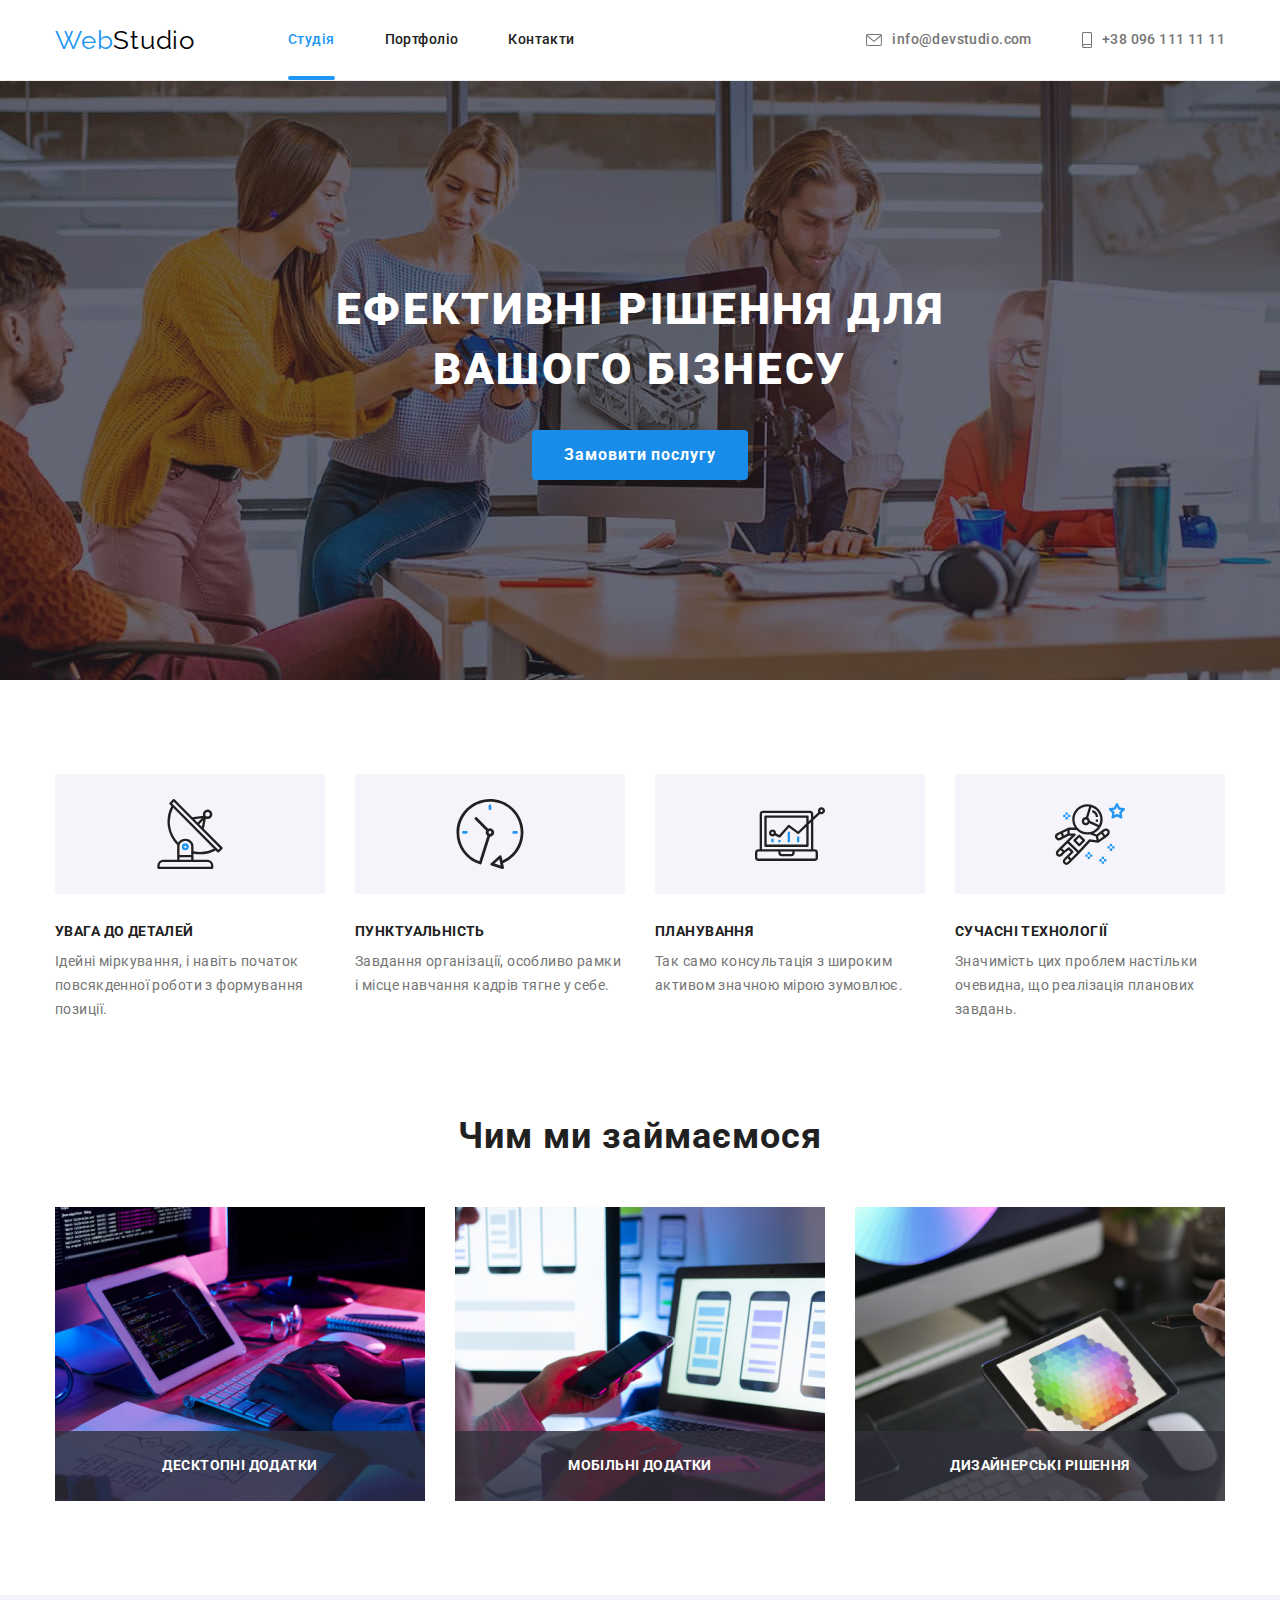
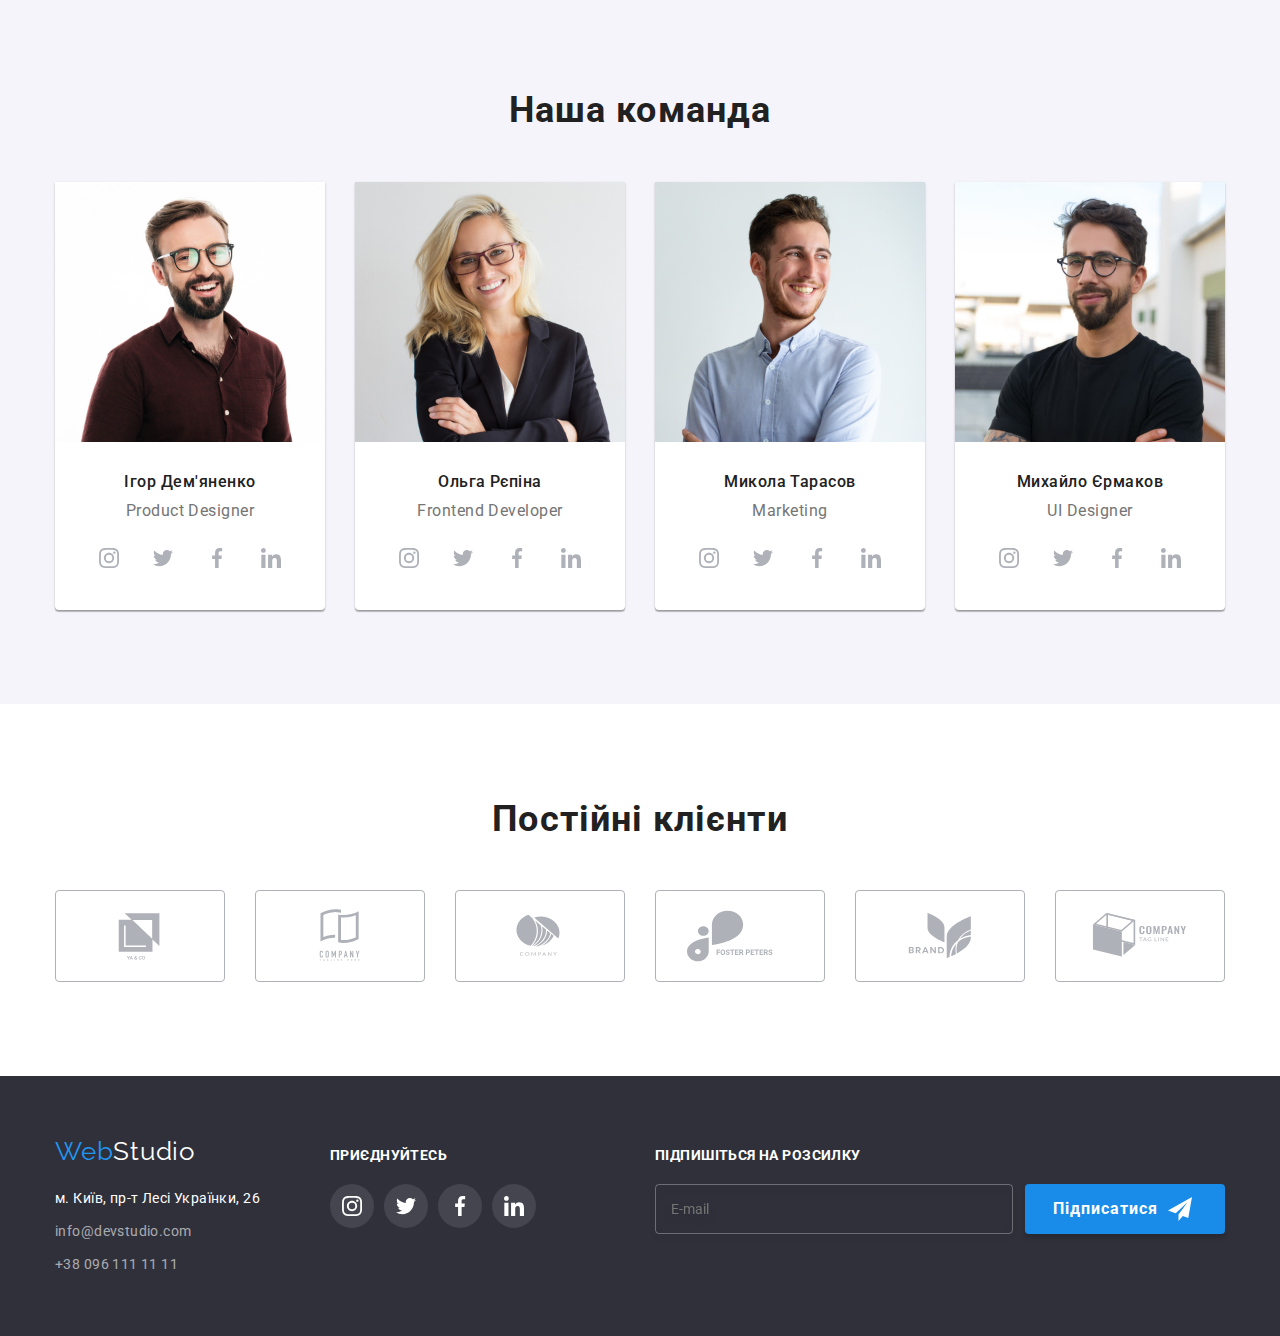
<file: index.html>
<!DOCTYPE html>
<html lang="en">

<head>
  <meta charset="UTF-8">
  <meta http-equiv="X-UA-Compatible" content="IE=edge">
  <meta name="viewport" content="width=/, initial-scale=1.0">
  <title>WebStudio</title>
  <link href="https://fonts.googleapis.com/css2?family=Raleway:wght@700&family=Roboto:wght@400;500;700;900&display=swap"
    rel="stylesheet">
  <link rel="stylesheet" href="https://cdnjs.cloudflare.com/ajax/libs/modern-normalize/1.1.0/modern-normalize.min.css">
  <!-- styles -->
  <link rel="stylesheet" href="./css/main.min.css">
  <!-- <link rel="stylesheet" href="./css/styles.css"> -->
</head>

<body>

  <!-- header -->

  <header class="header">
    <div class="container header__menu">
      <a href="./index.html" class="header__logo"><span class="header__logo-web">Web</span>Studio</a>
      <nav>
        <ul class="header__nav">
          <li class="header__item"><a href="./index.html" class="header__link current">Студія</a></li>
          <li class="header__item"><a href="./portfolio.html" class="header__link">Портфоліо</a></li>
          <li class="header__item"><a href="./index.html" class="header__link">Контакти</a></li>
        </ul>
      </nav>
      <ul class="auth">
        <li class="auth__item">
          <a class="auth__link" href="mailto:info@devstudio.com"><svg class="auth__icon" width="16px" height="12px">
              <use href="./images/icons.svg#mail"></use>
            </svg>info@devstudio.com</a>
        </li>

        <li class="item"><a class="auth__link" href="tel:+380961111111"><svg class="auth__icon" width="10px"
              height="16px">
              <use href="./images/icons.svg#phone"></use>
            </svg>+38 096 111 11 11</a></li>
      </ul>
    </div>
  </header>

  <!-- main -->

  <main>
    <!-- hero -->
    <section class="hero">
      <div class="container">
        <h1 class="hero__title">Ефективні рішення для вашого бізнесу</h1>
        <button type="button" class="hero__button" data-modal-open>Замовити послугу</button>
      </div>
    </section>

    <!-- features -->

    <section class="features">
      <div class="container">
        <h2 class="section-title visually-hidden">Наші переваги</h2>

        <ul class="features__list">

          <li>
            <div class="features__item">
              <svg class="feature-icon" width="70" height="70">
                <use href="./images/icons.svg#antenna"></use>
              </svg>
            </div>
            <h3 class="features__title">Увага до деталей</h3>
            <p class="features__text">
              Ідейні міркування, і навіть початок повсякденної роботи з формування позиції.
            </p>
          </li>

          <li>
            <div class="features__item">
              <svg class="feature-icon" width="70" height="70">
                <use href="./images/icons.svg#clock"></use>
              </svg>
            </div>
            <h3 class="features__title">Пунктуальність</h3>
            <p class="features__text">
              Завдання організації, особливо рамки і місце навчання кадрів тягне у себе.
            </p>
          </li>

          <li>
            <div class="features__item">
              <svg class="feature-icon" width="70" height="70">
                <use href="./images/icons.svg#diagram"></use>
              </svg>
            </div>
            <h3 class="features__title">Планування</h3>
            <p class="features__text">Так само консультація з широким активом значною мірою зумовлює.</p>
          </li>

          <li>
            <div class="features__item">
              <svg class="feature-icon" width="70" height="70">
                <use href="./images/icons.svg#astronaut"></use>
              </svg>
            </div>
            <h3 class="features__title">Сучасні технології</h3>
            <p class="features__text">
              Значимість цих проблем настільки очевидна, що реалізація планових завдань.
            </p>
          </li>
        </ul>
      </div>
    </section>

    <!-- what are we doing -->

    <section class="works-section">
      <div class="container">
        <h2 class="section-title">Чим ми займаємося</h2>
        <ul class="works">
          <li>
            <div class="works__wrapper">
              <img src="./images/backend.jpg" alt="back-end" width="370" height="294">
              <p class="works__txt">Десктопні додатки</p>
            </div>
          </li>
          <li>
            <div class="works__wrapper">
              <img src="./images/frontend.jpg" alt="front-end" width="370" height="294">
              <p class="works__txt">Мобільні додатки</p>
            </div>
          </li>
          <li>
            <div class="works__wrapper">
              <img src="./images/design.jpg" alt="design" width="370" height="294">
              <p class="works__txt">Дизайнерські рішення</p>
            </div>
          </li>
        </ul>
      </div>
    </section>

    <!-- our team -->

    <section class="team">
      <div class="container">
        <h2 class="section-title">Наша команда</h2>

        <ul class="team__list">

          <li class="team__item">
            <img src="./images/product-designer.jpg" alt="product-designer" width="270" height="260">
            <div class="member">
              <h3 class="member__name">Ігор Дем'яненко</h3>
              <p class="member__possition">Product Designer</p>
              <ul class="member-socials">
                <li class="member-socials__item">
                  <a class="member-socials__link" href="" target="_blank" rel="nofollow noopener noreferrer"
                    aria-label="instagram icon">
                    <svg class="member-socials__icon" width="20" height="20">
                      <use href="./images/icons.svg#instagram"></use>
                    </svg></a>
                </li>
                <li class="member-socials__item">
                  <a class="member-socials__link" href="" target="_blank" rel="nofollow noopener noreferrer"
                    aria-label="twitter icon">
                    <svg class="member-socials__icon" width="20" height="20">
                      <use href="./images/icons.svg#twitter"></use>
                    </svg></a>
                </li>
                <li class="member-socials__item">
                  <a class="member-socials__link" href="" target="_blank" rel="nofollow noopener noreferrer"
                    aria-label="facebook icon">
                    <svg class="member-socials__icon" width="20" height="20">
                      <use href="./images/icons.svg#facebook"></use>
                    </svg></a>
                </li>
                <li class="member-socials__item">
                  <a class="member-socials__link" href="" target="_blank" rel="nofollow noopener noreferrer"
                    aria-label="linkedin icon">
                    <svg class="member-socials__icon" width="20" height="20">
                      <use href="./images/icons.svg#linkedin"></use>
                    </svg></a>
                </li>
              </ul>
            </div>
          </li>

          <li class="team__item">
            <img src="./images/front-end-developer.jpg" alt="front-end-developer" width="270" height="260">
            <div class="member">
              <h3 class="member__name">Ольга Рєпіна</h3>
              <p class="member__possition">Frontend Developer</p>
              <ul class="member-socials">
                <li class="member-socials__item">
                  <a class="member-socials__link" href="" target="_blank" rel="nofollow noopener noreferrer"
                    aria-label="instagram icon"><svg class="member-socials__icon" width="20" height="20">
                      <use href="./images/icons.svg#instagram"></use>
                    </svg></a>
                </li>
                <li class="member-socials__item">
                  <a class="member-socials__link" href="" target="_blank" rel="nofollow noopener noreferrer"
                    aria-label="twitter icon"><svg class="member-socials__icon" width="20" height="20">
                      <use href="./images/icons.svg#twitter"></use>
                    </svg></a>
                </li>
                <li class="member-socials__item">
                  <a class="member-socials__link" href="" target="_blank" rel="nofollow noopener noreferrer"
                    aria-label="facebook icon"><svg class="member-socials__icon" width="20" height="20">
                      <use href="./images/icons.svg#facebook"></use>
                    </svg></a>
                </li>
                <li class="member-socials__item">
                  <a class="member-socials__link" href="" target="_blank" rel="nofollow noopener noreferrer"
                    aria-label="linkedin icon"><svg class="member-socials__icon" width="20" height="20">
                      <use href="./images/icons.svg#linkedin"></use>
                    </svg></a>
                </li>
              </ul>
            </div>
          </li>

          <li class="team__item">
            <img src="./images/marketing.jpg" alt="marketing" width="270" height="260">
            <div class="member">
              <h3 class="member__name">Микола Тарасов</h3>
              <p class="member__possition">Marketing</p>
              <!-- t-socials -->
              <ul class="member-socials">
                <li class="member-socials__item">
                  <a class="member-socials__link" href="" target="_blank" rel="nofollow noopener noreferrer"
                    aria-label="instagram icon"><svg class="member-socials__icon" width="20" height="20">
                      <use href="./images/icons.svg#instagram"></use>
                    </svg></a>
                </li>
                <li class="member-socials__item">
                  <a class="member-socials__link" href="" target="_blank" rel="nofollow noopener noreferrer"
                    aria-label="twitter icon"><svg class="member-socials__icon" width="20" height="20">
                      <use href="./images/icons.svg#twitter"></use>
                    </svg></a>
                </li>
                <li class="member-socials__item">
                  <a class="member-socials__link" href="" target="_blank" rel="nofollow noopener noreferrer"
                    aria-label="facebook icon"><svg class="member-socials__icon" width="20" height="20">
                      <use href="./images/icons.svg#facebook"></use>
                    </svg></a>
                </li>
                <li class="member-socials__item">
                  <a class="member-socials__link" href="" target="_blank" rel="nofollow noopener noreferrer"
                    aria-label="linkedin icon"><svg class="member-socials__icon" width="20" height="20">
                      <use href="./images/icons.svg#linkedin"></use>
                    </svg></a>
                </li>
              </ul>
            </div>
          </li>

          <li class="team__item">
            <img src="./images/ui-designer.jpg" alt="ui-designer" width="270" height="260">
            <div class="member">
              <h3 class="member__name">Михайло Єрмаков</h3>
              <p class="member__possition">UI Designer</p>
              <!-- t-socials -->
              <ul class="member-socials">
                <li class="member-socials__item">
                  <a class="member-socials__link" href="" target="_blank" rel="nofollow noopener noreferrer"
                    aria-label="instagram icon"><svg class="member-socials__icon" width="20" height="20">
                      <use href="./images/icons.svg#instagram"></use>
                    </svg></a>
                </li>
                <li class="member-socials__item">
                  <a class="member-socials__link" href="" target="_blank" rel="nofollow noopener noreferrer"
                    aria-label="twitter icon"><svg class="member-socials__icon" width="20" height="20">
                      <use href="./images/icons.svg#twitter"></use>
                    </svg></a>
                </li>
                <li class="member-socials__item">
                  <a class="member-socials__link" href="" target="_blank" rel="nofollow noopener noreferrer"
                    aria-label="facebook icon"><svg class="member-socials__icon" width="20" height="20">
                      <use href="./images/icons.svg#facebook"></use>
                    </svg></a>
                </li>
                <li class="member-socials__item">
                  <a class="member-socials__link" href="" target="_blank" rel="nofollow noopener noreferrer"
                    aria-label="linkedin icon"><svg class="member-socials__icon" width="20" height="20">
                      <use href="./images/icons.svg#linkedin"></use>
                    </svg></a>
                </li>
              </ul>
            </div>
          </li>
        </ul>
      </div>
    </section>

    <!-- clients -->

    <section class="clients">
      <div class="container">
        <h2 class="section-title">Постійні клієнти</h2>
        <ul class="clients__list">
          <li>
            <a href="" class="clients__link"><svg width="106" height="60">
                <use href="./images/icons.svg#partner1"></use>
              </svg></a>
          </li>
          <li>
            <a href="" class="clients__link"><svg width="106" height="60">
                <use href="./images/icons.svg#partner2"></use>
              </svg>
            </a>
          </li>
          <li>
            <a href="" class="clients__link"><svg width="106" height="60">
                <use href="./images/icons.svg#partner3"></use>
              </svg></a>
          </li>
          <li>
            <a href="" class="clients__link"><svg width="106" height="60">
                <use href="./images/icons.svg#partner4"></use>
              </svg></a>
          </li>
          <li>
            <a href="" class="clients__link"><svg width="106" height="60">
                <use href="./images/icons.svg#partner5"></use>
              </svg></a>
          </li>
          <li>
            <a href="" class="clients__link"><svg width="106" height="60">
                <use href="./images/icons.svg#partner6"></use>
              </svg></a>
          </li>
        </ul>
      </div>
    </section>
  </main>

  <!-- footer -->

  <footer class="footer">
    <div class="container footer__box">
      <div>
        <a href="./index.html" class="footer__logo"><span class="footer__logo-web">Web</span>Studio</a>
        <address>
          <ul class="contacts">
            <li><a href="https://goo.gl/maps/o2TQQZk8zwePnfFG6" rel="noopener nofollow noreferrer" target="_blank"
                class="contacts__address">м. Київ,
                пр-т Лесі Українки,
                26</a>
            </li>
            <li class="contacts__item"><a href="mailto:info@devstudio.com" class="contacts__mail">info@devstudio.com</a>
            </li>
            <li class="contacts__item"><a href="tel:+380961111111" class="contacts__mobile">+38 096 111 11 11</a></li>
          </ul>
        </address>
      </div>

      <!-- f-socials -->
      <div class="footer-socials">
        <p class="footer-socials__title">
          приєднуйтесь
        </p>
        <ul class="footer-socials__list">
          <li class="footer-socials__item">
            <a class="footer-socials__link" href="" target="_blank" rel="nofollow noopener noreferrer"
              aria-label="instagram icon"><svg class="footer-socials__icon" width="20" height="20">
                <use href="./images/icons.svg#instagram"></use>
              </svg></a>
          </li>
          <li class="footer-socials__item">
            <a class="footer-socials__link" href="" target="_blank" rel="nofollow noopener noreferrer"
              aria-label="twitter icon"><svg class="footer-socials__icon" width="20" height="20">
                <use href="./images/icons.svg#twitter"></use>
              </svg></a>
          </li>
          <li class="footer-socials__item">
            <a class="footer-socials__link" href="" target="_blank" rel="nofollow noopener noreferrer"
              aria-label="facebook icon"><svg class="footer-socials__icon" width="20" height="20">
                <use href="./images/icons.svg#facebook"></use>
              </svg></a>
          </li>
          <li class="footer-socials__item">
            <a class="footer-socials__link" href="" target="_blank" rel="nofollow noopener noreferrer"
              aria-label="linkedin icon"><svg class="footer-socials__icon" width="20" height="20">
                <use href="./images/icons.svg#linkedin"></use>
              </svg></a>
          </li>
        </ul>
      </div>

      <!-- f-form -->

      <div class="mailing-form">
        <p class="mailing-form__title">Підпишіться на розсилку</p>
        <form action="" class="mailing-form__field">
          <input class="mailing-form__input" type="email" name="user-email" id="e-mail" placeholder="E-mail">
          <button class="mailing-form__btn" type="submit">
            Підписатися
            <svg class="mailing-form__icon" width="24px" height="24px">
              <use href="./images/icons.svg#send"></use>
            </svg>
          </button>
        </form>
      </div>

    </div>
  </footer>

  <!-- modal window -->

  <div class="backdrop is-hidden" data-modal>
    <div class="modal">
      <button class="modal__close-btn" type="button" data-modal-close>
        <svg class="modal__btn-icon" width="18" height="18">
          <use href="./images/icons.svg#close-btn"></use>
        </svg>
      </button>

      <!-- modal form -->

      <form class="modal-form">

        <p class="modal-form__title">Залиште свої дані, ми вам передзвонимо</p>
        <div class="form-group">

          <label class="form-group__field">
            <span class="form-group__label">Ім'я</span>
            <input type="text" class="form-group__input" name="user-name" autocomplete="name">
            <svg class="form-group__icon" width="18px" height="18px">
              <use href="./images/icons.svg#person"></use>
            </svg>
          </label>


          <label class="form-group__field">
            <span class="form-group__label">Телефон</span>
            <input type="tel" class="form-group__input" name="user-phone" autocomplete="tel">
            <svg class="form-group__icon" width="18px" height="18px">
              <use href="./images/icons.svg#phone-black"></use>
            </svg>
          </label>

          <label class="form-group__field">
            <span class="form-group__label">Пошта</span>
            <input type="email" class="form-group__input" name="user-email" autocomplete="email">
            <svg class="form-group__icon" width="18px" height="18px">
              <use href="./images/icons.svg#formmail"></use>
            </svg>
          </label>

          <label class="form-group__comment">
            <span class="form-group__label">Коментар</span>
            <textarea class="form-group__comment-area" name="user-comment" cols="30"
              placeholder="Введіть текст"></textarea>
          </label>

          <!-- <div class="checkbox">
              <input class="checkbox-icon" type="checkbox">
              <p class="agreement">Погоджуюся з розсилкою та приймаю <a class="agreement-link" href="">Умови договору</a></p>
            </div> -->

          <label class="form-group__checkbox">
            <input class="form-group__checkbox-icon" type="checkbox" name="user-agreement">
            <span class="form-group__checkbox-label">
              Погоджуюся з розсилкою та приймаю
              <a class="form-group__checkbox-link" href="" target="_blank" rel="noopener noreferrer nofollow">Умови
                договору</a>
            </span>
          </label>

          <button class="form-group__btn" type="submit">Відправити</button>



        </div>
      </form>


    </div>
  </div>



  <!-- script -->
  <script src="./js/form.js"></script>
  <script src="./js/modal.js"></script>
</body>

</html>
</file>
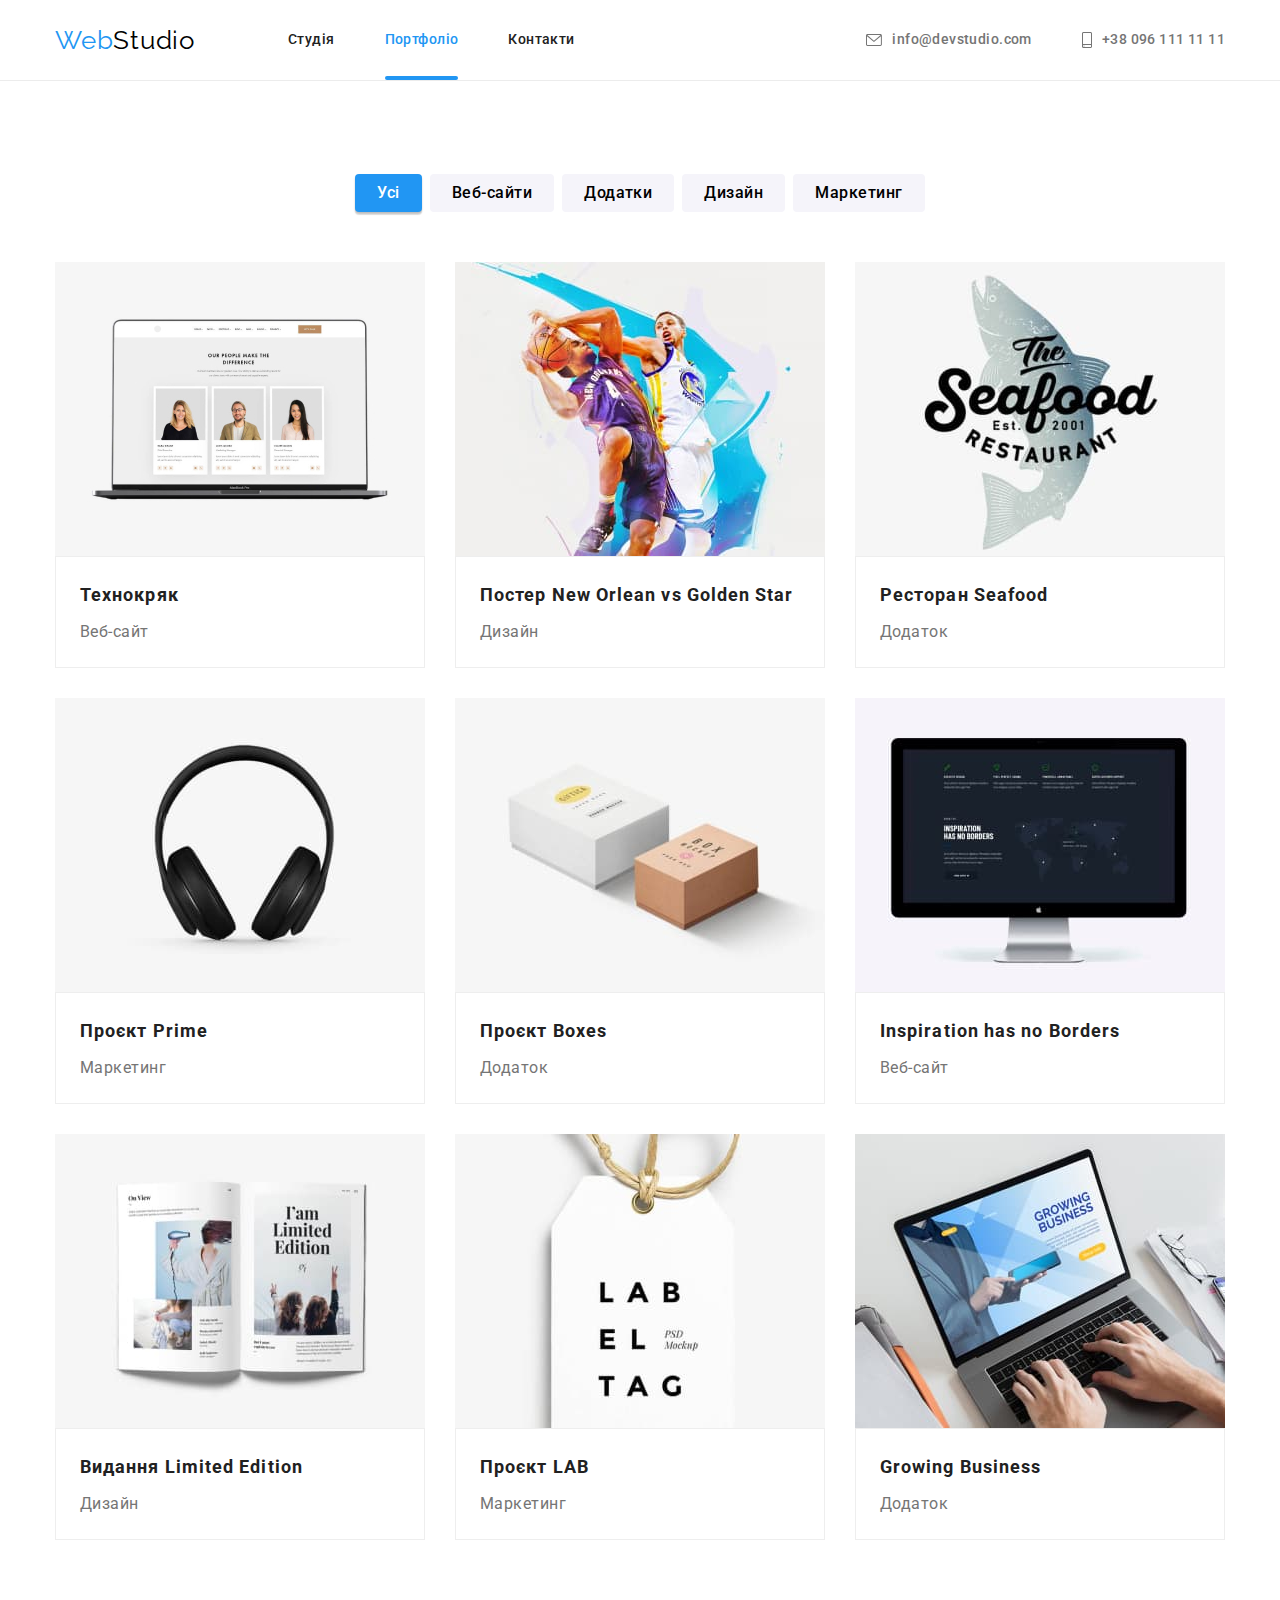
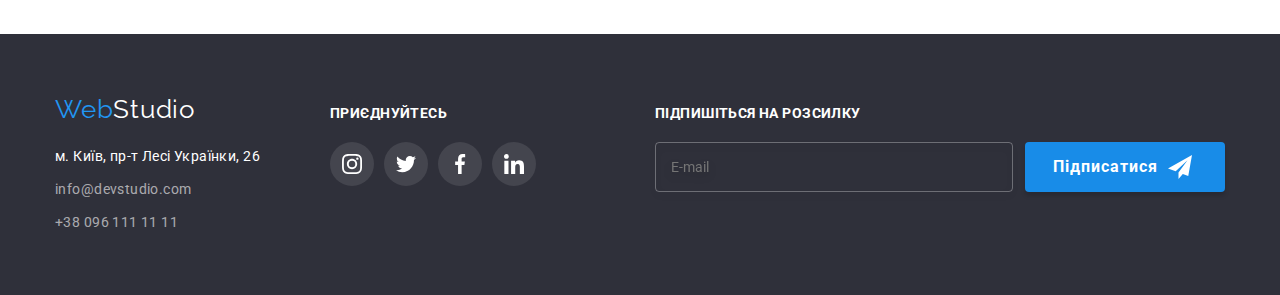
<file: portfolio.html>
<!DOCTYPE html>
<html lang="en">

<head>
  <meta charset="UTF-8">
  <meta http-equiv="X-UA-Compatible" content="IE=edge">
  <meta name="viewport" content="width=/, initial-scale=1.0">
  <title>Portfolio</title>
  <link href="https://fonts.googleapis.com/css2?family=Raleway:wght@700&family=Roboto:wght@400;500;700;900&display=swap"
    rel="stylesheet">
  <link rel="stylesheet" href="https://cdnjs.cloudflare.com/ajax/libs/modern-normalize/1.1.0/modern-normalize.min.css">
  <!-- styles -->
  <link rel="stylesheet" href="./css/main.min.css">
  <!-- <link rel="stylesheet" href="./css/styles.css"> -->
</head>

<body>
  <!-- header -->
  <header class="header">
    <div class="container header__menu">
      <a href="./index.html" class="header__logo"><span class="header__logo-web">Web</span>Studio</a>
      <nav>
        <ul class="header__nav">
          <li class="header__item"><a href="./index.html" class="header__link">Студія</a></li>
          <li class="header__item"><a href="./portfolio.html" class="header__link current">Портфоліо</a></li>
          <li class="header__item"><a href="./index.html" class="header__link">Контакти</a></li>
        </ul>
      </nav>
      <ul class="auth">
        <li class="auth__item">
          <a class="auth__link" href="mailto:info@devstudio.com"><svg class="auth__icon" width="16px" height="12px">
              <use href="./images/icons.svg#mail"></use>
            </svg>info@devstudio.com</a>
        </li>

        <li class="item"><a class="auth__link" href="tel:+380961111111"><svg class="auth__icon" width="10px"
              height="16px">
              <use href="./images/icons.svg#phone"></use>
            </svg>+38 096 111 11 11</a></li>
      </ul>
    </div>
  </header>

  <!-- Main -->

  <main>
    <section class="portfolio-section">
      <div class="container">
        <h1 class="visually-hidden">Наші роботи</h1>

        <!-- filter buttons -->

        <ul class="filter">
          <li><button type="button" class="filter__button current">Усі</button></li>
          <li><button type="button" class="filter__button">Веб-сайти</button></li>
          <li><button type="button" class="filter__button">Додатки</button></li>
          <li><button type="button" class="filter__button">Дизайн</button></li>
          <li><button type="button" class="filter__button">Маркетинг</button></li>
        </ul>

        <!-- images galery -->

        <ul class="galery">
          <li class="galery__item">
            <a href="" class="galery__link">
              <div class="project">
                <img src="./images/technoriak.jpg" alt="laptop-on-white-background" width="370" height="294"
                  class="project__picture">
                <div class="project__overlay">
                  <p class="project__overlay-txt">
                    Ресурс пропонує комплексні пропозиції з різним рівнем функціоналу та сервісів. Все це
                    дозволить відвідувачу отримати вичерпні відомості про компанію чи приватну особу.
                  </p>
                </div>
              </div>
              <div class="project__descr">
                <h2 class="project__title">Технокряк</h2>
                <p class="project__name">Веб-сайт</p>
              </div>
            </a>
          </li>
          <li class="galery__item">
            <a href="" class="galery__link">
              <div class="project">
                <img src="./images/new-orleans.jpg" alt="poster-basketball-players" width="370" height="294"
                  class="project__picture">
                <div class="project__overlay">
                  <p class="project__overlay-txt">
                    Ресурс пропонує комплексні пропозиції з різним рівнем функціоналу та сервісів. Все це
                    дозволить відвідувачу отримати вичерпні відомості про компанію чи приватну особу.
                  </p>
                </div>
              </div>
              <div class="project__descr">
                <h2 class="project__title">Постер New Orlean vs Golden Star</h2>
                <p class="project__name">Дизайн</p>
              </div>
            </a>
          </li>
          <li class="galery__item">
            <a href="" class="galery__link">
              <div class="project">
                <img src="./images/seafood.jpg" alt="restaurant-logo" width="370" height="294" class="project__picture">
                <div class="project__overlay">
                  <p class="project__overlay-txt">
                    Ресурс пропонує комплексні пропозиції з різним рівнем функціоналу та сервісів. Все це
                    дозволить відвідувачу отримати вичерпні відомості про компанію чи приватну особу.
                  </p>
                </div>
              </div>
              <div class="project__descr">
                <h2 class="project__title">Ресторан Seafood</h2>
                <p class="project__name">Додаток</p>
              </div>
            </a>
          </li>
          <li class="galery__item">
            <a href="" class="galery__link">
              <div class="project">
                <img src="./images/prime.jpg" alt="headphones" width="370" height="294" class="project__picture">
                <div class="project__overlay">
                  <p class="project__overlay-txt">
                    Ресурс пропонує комплексні пропозиції з різним рівнем функціоналу та сервісів. Все це
                    дозволить відвідувачу отримати вичерпні відомості про компанію чи приватну особу.
                  </p>
                </div>
              </div>
              <div class="project__descr">
                <h2 class="project__title">Проєкт Prime</h2>
                <p class="project__name">Маркетинг</p>
              </div>
            </a>
          </li>
          <li class="galery__item">
            <a href="" class="galery__link">
              <div class="project">
                <img src="./images/box.jpg" alt="two-boxes-white-and-yellow" width="370" height="294"
                  class="project__picture">
                <div class="project__overlay">
                  <p class="project__overlay-txt">
                    Ресурс пропонує комплексні пропозиції з різним рівнем функціоналу та сервісів. Все це
                    дозволить відвідувачу отримати вичерпні відомості про компанію чи приватну особу.
                  </p>
                </div>
              </div>
              <div class="project__descr">
                <h2 class="project__title">Проєкт Boxes</h2>
                <p class="project__name">Додаток</p>
              </div>
            </a>
          </li>
          <li class="galery__item">
            <a href="" class="galery__link">
              <div class="project">
                <img src="./images/inspiration.jpg" alt="iMac" width="370" height="294" class="project__picture">
                <div class="project__overlay">
                  <p class="project__overlay-txt">
                    Ресурс пропонує комплексні пропозиції з різним рівнем функціоналу та сервісів. Все це
                    дозволить відвідувачу отримати вичерпні відомості про компанію чи приватну особу.
                  </p>
                </div>
              </div>
              <div class="project__descr">
                <h2 class="project__title">Inspiration has no Borders</h2>
                <p class="project__name">Веб-сайт</p>
              </div>
            </a>
          </li>
          <li class="galery__item">
            <a href="" class="galery__link">
              <div class="project">
                <img src="./images/limited-edition.jpg" alt="magazine" width="370" height="294"
                  class="project__picture">
                <div class="project__overlay">
                  <p class="project__overlay-txt">
                    Ресурс пропонує комплексні пропозиції з різним рівнем функціоналу та сервісів. Все це
                    дозволить відвідувачу отримати вичерпні відомості про компанію чи приватну особу.
                  </p>
                </div>
              </div>
              <div class="project__descr">
                <h2 class="project__title">Видання Limited Edition</h2>
                <p class="project__name">Дизайн</p>
              </div>
            </a>
          </li>
          <li class="galery__item">
            <a href="" class="galery__link">
              <div class="project">
                <img src="./images/labeltag.jpg" alt="label-with-the-inscription" width="370" height="294"
                  class="project__picture">
                <div class="project__overlay">
                  <p class="project__overlay-txt">
                    Ресурс пропонує комплексні пропозиції з різним рівнем функціоналу та сервісів. Все це
                    дозволить відвідувачу отримати вичерпні відомості про компанію чи приватну особу.
                  </p>
                </div>
              </div>
              <div class="project__descr">
                <h2 class="project__title">Проєкт LAB</h2>
                <p class="project__name">Маркетинг</p>
              </div>
            </a>
          </li>
          <li class="galery__item">
            <a href="" class="galery__link">
              <div class="project">
                <img src="./images/growing-business.jpg" alt="a-man-working-laptop-with" width="370" height="294"
                  class="project__picture">
                <div class="project__overlay">
                  <p class="project__overlay-txt">
                    Ресурс пропонує комплексні пропозиції з різним рівнем функціоналу та сервісів. Все це
                    дозволить відвідувачу отримати вичерпні відомості про компанію чи приватну особу.
                  </p>
                </div>
              </div>
              <div class="project__descr">
                <h2 class="project__title">Growing Business</h2>
                <p class="project__name">Додаток</p>
              </div>
            </a>
          </li>
        </ul>
      </div>
    </section>
  </main>

  <!-- footer -->

  <footer class="footer">
    <div class="container footer__box">
      <div>
        <a href="./index.html" class="footer__logo"><span class="footer__logo-web">Web</span>Studio</a>
        <address>
          <ul class="contacts">
            <li><a href="https://goo.gl/maps/o2TQQZk8zwePnfFG6" rel="noopener nofollow noreferrer" target="_blank"
                class="contacts__address">м. Київ,
                пр-т Лесі Українки,
                26</a>
            </li>
            <li class="contacts__item"><a href="mailto:info@devstudio.com" class="contacts__mail">info@devstudio.com</a>
            </li>
            <li class="contacts__item"><a href="tel:+380961111111" class="contacts__mobile">+38 096 111 11 11</a></li>
          </ul>
        </address>
      </div>

      <!-- f-socials -->
      <div class="footer-socials">
        <p class="footer-socials__title">
          приєднуйтесь
        </p>
        <ul class="footer-socials__list">
          <li class="footer-socials__item">
            <a class="footer-socials__link" href="" target="_blank" rel="nofollow noopener noreferrer"
              aria-label="instagram icon"><svg class="footer-socials__icon" width="20" height="20">
                <use href="./images/icons.svg#instagram"></use>
              </svg></a>
          </li>
          <li class="footer-socials__item">
            <a class="footer-socials__link" href="" target="_blank" rel="nofollow noopener noreferrer"
              aria-label="twitter icon"><svg class="footer-socials__icon" width="20" height="20">
                <use href="./images/icons.svg#twitter"></use>
              </svg></a>
          </li>
          <li class="footer-socials__item">
            <a class="footer-socials__link" href="" target="_blank" rel="nofollow noopener noreferrer"
              aria-label="facebook icon"><svg class="footer-socials__icon" width="20" height="20">
                <use href="./images/icons.svg#facebook"></use>
              </svg></a>
          </li>
          <li class="footer-socials__item">
            <a class="footer-socials__link" href="" target="_blank" rel="nofollow noopener noreferrer"
              aria-label="linkedin icon"><svg class="footer-socials__icon" width="20" height="20">
                <use href="./images/icons.svg#linkedin"></use>
              </svg></a>
          </li>
        </ul>
      </div>

      <!-- f-form -->
      <div class="mailing-form">
        <p class="mailing-form__title">Підпишіться на розсилку</p>
        <form action="" class="mailing-form__field">
          <input class="mailing-form__input" type="email" name="user-email" id="e-mail" placeholder="E-mail">
          <button class="mailing-form__btn" type="submit">
            Підписатися
            <svg class="mailing-form__icon" width="24px" height="24px">
              <use href="./images/icons.svg#send"></use>
            </svg>
          </button>
        </form>
      </div>

    </div>
  </footer>

</body>

</html>
</file>
<file: css/styles.css>

</file>
<file: css/main.min.css>
:root{--primary-color: #ffffff;--secondary-bg-color: #2f303a;--button-bg-color: #188CE8;--filter-btn-team-section-bg-color: #F5F4FA;--primary-text-color: #212121;--accent-color: #2196f3;--primary-additional-color: #000000;--secondary-additional-color: #757575;--primary-border-color: #EEEEEE;--header-border-color: #ECECEC;--social-icons-color: #AFB1B8;--primary-shadow: 0px 1px 3px rgba(0, 0, 0, 0.12), 0px 1px 1px rgba(0, 0, 0, 0.14), 0px 2px 1px rgba(0, 0, 0, 0.2);--modal-shadow: rgba(0, 0, 0, 0.12), 0px 1px 1px rgba(0, 0, 0, 0.14), 0px 2px 1px rgba(0, 0, 0, 0.2);--filter-shadow: rgba(0, 0, 0, 0.1), 0px 1px 2px rgba(0, 0, 0, 0.08), 0px 2px 2px rgba(0, 0, 0, 0.12);--galery-shadow: rgba(0, 0, 0, 0.12), 0px 4px 4px rgba(0, 0, 0, 0.06), 1px 4px 6px rgba(0, 0, 0, 0.16);--primary-bg-gradient: rgba(47, 48, 58, 0.8);--secondary-bg-gradient: rgba(0, 0, 0, 0.15);--additional-bg-gradient: rgba(0, 0, 0, 0.2);--hero-bg-gradient: rgba(47, 48, 58, 0.4), rgba(47, 48, 58, 0.4);--primary-border-gradient: rgba(255, 255, 255, 0.3);--additional-border-gradient: rgba(33, 33, 33, 0.2);--secondary-border-gradient: rgba(0, 0, 0, 0.1);--placeholder-gradient: rgba(117, 117, 117, 0.5);--project-gradient: rgba(33, 150, 243, 0.9);--primary-font: "Roboto", sans-serif;--secondary-font: "Raleway", sans-serif}.visually-hidden{position:absolute;width:1px;height:1px;margin:-1px;border:0;padding:0;white-space:nowrap;-webkit-clip-path:inset(100%);clip-path:inset(100%);clip:rect(0 0 0 0);overflow:hidden}.backdrop.is-hidden{opacity:0;visibility:hidden;pointer-events:none}.portfolio-section,.clients,.team,.works-section,.features{padding-top:94px;padding-bottom:94px}html{scroll-behavior:smooth}body{background-color:var(--primary-color);color:var(--primary-text-color);font-family:var(--primary-font);font-size:14px;letter-spacing:.03em}h1,h2,h3,h4,h5,h6,p{margin:0}img{display:block;max-width:100%;height:auto}address{font-style:normal;margin-top:20px}button{display:block;cursor:pointer;border:none;border-radius:4px}ul{margin-top:0px;margin-bottom:0px;padding-left:0px}li{list-style:none;padding-left:0}a{text-decoration:none}.container{width:1200px;margin:0 auto;padding:0 15px}.section-title{margin-bottom:50px;color:var(--primary-text-color);text-align:center;font-weight:700;font-size:36px;line-height:1.17;letter-spacing:.03em}.hero__button{display:inline-block;min-width:216px;border-radius:4px;padding:10px 32px;color:var(--primary-color);background-color:var(--button-bg-color);-webkit-transition-property:background-color;transition-property:background-color;-webkit-transition-duration:250ms;transition-duration:250ms;-webkit-transition-timing-function:cubic-bezier(0.4, 0, 0.2, 1);transition-timing-function:cubic-bezier(0.4, 0, 0.2, 1);font-family:inherit;font-weight:700;font-size:16px;line-height:1.88;letter-spacing:.06em;cursor:pointer}.hero__button:hover,.hero__button:focus{background-color:var(--accent-color);border-color:rgba(0,0,0,0)}.mailing-form__btn{display:-webkit-box;display:-ms-flexbox;display:flex;margin-left:auto;margin-right:auto;min-width:200px;border-radius:4px;padding:10px 28px;-webkit-box-align:center;-ms-flex-align:center;align-items:center;gap:10px;color:var(--primary-color);background-color:var(--button-bg-color);-webkit-box-shadow:0px 4px 4px var(--secondary-bg-gradient);box-shadow:0px 4px 4px var(--secondary-bg-gradient);-webkit-transition-property:background-color;transition-property:background-color;-webkit-transition-duration:250ms;transition-duration:250ms;-webkit-transition-timing-function:cubic-bezier(0.4, 0, 0.2, 1);transition-timing-function:cubic-bezier(0.4, 0, 0.2, 1);font-family:inherit;font-weight:700;font-size:16px;line-height:1.88;letter-spacing:.06em;text-align:center;cursor:pointer}.mailing-form__btn:hover,.mailing-form__btn:focus{background-color:var(--accent-color);border-color:rgba(0,0,0,0)}.mailing-form__btn .modal__close-btn{position:absolute;top:8px;right:8px;display:-webkit-box;display:-ms-flexbox;display:flex;-webkit-box-align:center;-ms-flex-align:center;align-items:center;-webkit-box-pack:center;-ms-flex-pack:center;justify-content:center;padding:0;width:30px;height:30px;border:solid 1px var(--secondary-border-gradient);border-radius:50%;background-color:rgba(0,0,0,0);cursor:pointer}.mailing-form__btn .modal__btn-icon{fill:var(--primary-additional-color);-webkit-transition-property:fill;transition-property:fill;-webkit-transition-duration:250ms;transition-duration:250ms;-webkit-transition-timing-function:cubic-bezier(0.4, 0, 0.2, 1);transition-timing-function:cubic-bezier(0.4, 0, 0.2, 1)}.mailing-form__btn .modal__btn-icon:hover,.mailing-form__btn .modal__btn-icon:focus{fill:var(--accent-color)}.modal__close-btn{position:absolute;top:8px;right:8px;display:-webkit-box;display:-ms-flexbox;display:flex;-webkit-box-align:center;-ms-flex-align:center;align-items:center;-webkit-box-pack:center;-ms-flex-pack:center;justify-content:center;padding:0;width:30px;height:30px;border:solid 1px var(--secondary-border-gradient);border-radius:50%;background-color:rgba(0,0,0,0);cursor:pointer}.modal__btn-icon{fill:var(--primary-additional-color);-webkit-transition-property:fill;transition-property:fill;-webkit-transition-duration:250ms;transition-duration:250ms;-webkit-transition-timing-function:cubic-bezier(0.4, 0, 0.2, 1);transition-timing-function:cubic-bezier(0.4, 0, 0.2, 1)}.modal__btn-icon:hover,.modal__btn-icon:focus{fill:var(--accent-color)}.form-group__btn{display:block;min-width:200px;border-radius:4px;padding:10px 52px;color:var(--primary-color);background-color:var(--button-bg-color);-webkit-box-shadow:0px 4px 4px rgba(0,0,0,.15);box-shadow:0px 4px 4px rgba(0,0,0,.15);-webkit-transition-property:background-color;transition-property:background-color;-webkit-transition-duration:250ms;transition-duration:250ms;-webkit-transition-timing-function:cubic-bezier(0.4, 0, 0.2, 1);transition-timing-function:cubic-bezier(0.4, 0, 0.2, 1);font-family:inherit;font-weight:700;font-size:16px;line-height:1.88;letter-spacing:.06em;cursor:pointer}.form-group__btn:hover,.form-group__btn:focus{background-color:var(--accent-color);border-color:rgba(0,0,0,0)}.filter__button{padding:6px 22px;color:var(--primary-additional-color);background-color:var(--filter-btn-team-section-bg-color);font-family:inherit;font-weight:500;font-size:16px;line-height:1.63;letter-spacing:.03em;border-radius:4px;border-color:rgba(0,0,0,0);cursor:pointer;-webkit-transition-property:color,background-color,-webkit-box-shadow;transition-property:color,background-color,-webkit-box-shadow;transition-property:color,background-color,box-shadow;transition-property:color,background-color,box-shadow,-webkit-box-shadow;-webkit-transition-duration:250ms;transition-duration:250ms;-webkit-transition-timing-function:cubic-bezier(0.4, 0, 0.2, 1);transition-timing-function:cubic-bezier(0.4, 0, 0.2, 1)}.filter__button.current{color:var(--primary-color);background-color:var(--accent-color);border-color:rgba(0,0,0,0);-webkit-box-shadow:0px 3px 1px var(--filter-shadow);box-shadow:0px 3px 1px var(--filter-shadow)}.filter__button:hover,.filter__button:focus{color:var(--primary-color);background-color:var(--accent-color);border-color:rgba(0,0,0,0);-webkit-box-shadow:0px 3px 1px var(--filter-shadow);box-shadow:0px 3px 1px var(--filter-shadow)}.header{background-color:var(--primary-color);outline:solid var(--header-border-color) 1px;outline-style:inset}.header__logo-web{color:var(--accent-color);font-family:var(--secondary-font);font-size:26px;line-height:1.19;letter-spacing:.03em;text-decoration:none}.header__logo{margin-right:93px;color:var(--primary-additional-color);font-family:var(--secondary-font);font-size:26px;line-height:1.19;letter-spacing:.03em;text-decoration:none}.footer__logo-web{color:var(--accent-color);font-family:var(--secondary-font);font-size:26px;line-height:1.19;letter-spacing:.03em}.footer__logo{color:var(--primary-color);text-decoration:none;font-family:var(--secondary-font);font-size:26px;line-height:1.19;letter-spacing:.03em}.header__menu{display:-webkit-box;display:-ms-flexbox;display:flex;-webkit-box-align:center;-ms-flex-align:center;align-items:center}.header__nav{display:-webkit-box;display:-ms-flexbox;display:flex;gap:50px}.header__link{position:relative;display:block;padding:32px 0 32px 0;color:var(--primary-text-color);text-decoration:none;font-weight:500;font-size:14px;line-height:1.14;letter-spacing:.03em;-webkit-transition-property:color;transition-property:color;-webkit-transition-duration:250ms;transition-duration:250ms;-webkit-transition-timing-function:cubic-bezier(0.4, 0, 0.2, 1);transition-timing-function:cubic-bezier(0.4, 0, 0.2, 1)}.header__link:hover,.header__link:focus{color:var(--accent-color)}.header__link.current{color:var(--accent-color)}.header__link.current::after{content:"";position:absolute;display:block;bottom:0;width:100%;height:4px;border-radius:2px;background-color:var(--accent-color)}.auth{display:-webkit-box;display:-ms-flexbox;display:flex;margin-left:auto;gap:50px}.auth__link{display:-webkit-box;display:-ms-flexbox;display:flex;-webkit-box-align:center;-ms-flex-align:center;align-items:center;color:var(--secondary-additional-color);text-decoration:none;font-weight:500;font-size:14px;line-height:1.14;letter-spacing:.03em;-webkit-transition-property:color;transition-property:color;-webkit-transition-duration:250ms;transition-duration:250ms;-webkit-transition-timing-function:cubic-bezier(0.4, 0, 0.2, 1);transition-timing-function:cubic-bezier(0.4, 0, 0.2, 1)}.auth__link:hover,.auth__link:focus{color:var(--accent-color)}.auth__icon{margin-right:10px;fill:currentColor}.hero{height:600px;max-width:1600px;margin-left:auto;margin-right:auto;text-align:center;background-color:var(--secondary-bg-color);background-image:-webkit-gradient(linear, left top, left bottom, from(var(--hero-bg-gradient))),url("../images/hero-bg-img.jpg");background-image:linear-gradient(var(--hero-bg-gradient)),url("../images/hero-bg-img.jpg");background-repeat:no-repeat;background-size:cover;background-position:center;padding:200px 0}.hero__title{width:696px;margin:0 auto;margin-bottom:30px;color:var(--primary-color);font-weight:900;font-size:44px;line-height:1.36;letter-spacing:.06em;text-transform:uppercase}.features{padding-bottom:0}.features__list{display:-webkit-box;display:-ms-flexbox;display:flex;gap:30px}.features__item{display:-webkit-box;display:-ms-flexbox;display:flex;-webkit-box-align:center;-ms-flex-align:center;align-items:center;-webkit-box-pack:center;-ms-flex-pack:center;justify-content:center;margin-bottom:30px;width:270px;height:120px;background-color:var(--filter-btn-team-section-bg-color);border-radius:4px}.features__title{margin-bottom:10px;color:var(--primary-text-color);font-weight:700;font-size:14px;line-height:1.14;letter-spacing:.03em;text-transform:uppercase}.features__text{color:var(--secondary-additional-color);line-height:1.7}.works{display:-webkit-box;display:-ms-flexbox;display:flex;gap:30px}.works__wrapper{position:relative}.works__txt{display:-webkit-box;display:-ms-flexbox;display:flex;position:absolute;-webkit-box-align:center;-ms-flex-align:center;align-items:center;-webkit-box-pack:center;-ms-flex-pack:center;justify-content:center;bottom:0;width:370px;height:70px;color:var(--primary-color);background-color:var(--primary-bg-gradient);font-weight:700;font-size:14px;line-height:1.14;letter-spacing:.03em;text-transform:uppercase}.team{background-color:var(--filter-btn-team-section-bg-color);text-align:center}.team__list{display:-webkit-box;display:-ms-flexbox;display:flex;gap:30px}.team__item{width:270px;background-color:var(--primary-color);border-radius:0 0 4px 4px;-webkit-box-shadow:var(--primary-shadow);box-shadow:var(--primary-shadow)}.member{padding:30px 0}.member__name{margin-bottom:10px;color:var(--primary-text-color);font-weight:500;font-size:16px;line-height:1.19;letter-spacing:.03em}.member__possition{margin-bottom:16px;color:var(--secondary-additional-color);font-size:16px;line-height:1.19;letter-spacing:.03em}.member-socials{display:-webkit-box;display:-ms-flexbox;display:flex;-webkit-box-pack:center;-ms-flex-pack:center;justify-content:center;gap:10px}.member-socials__link{display:-webkit-box;display:-ms-flexbox;display:flex;-webkit-box-align:center;-ms-flex-align:center;align-items:center;-webkit-box-pack:center;-ms-flex-pack:center;justify-content:center;width:44px;height:44px;color:var(--social-icons-color);border-radius:50%;-webkit-transition-property:color,background-color;transition-property:color,background-color;-webkit-transition-duration:250ms;transition-duration:250ms;-webkit-transition-timing-function:cubic-bezier(0.4, 0, 0.2, 1);transition-timing-function:cubic-bezier(0.4, 0, 0.2, 1)}.member-socials__link:hover,.member-socials__link:focus{color:var(--primary-color);background-color:var(--accent-color)}.member-socials__icon{fill:currentColor}.clients__list{display:-webkit-box;display:-ms-flexbox;display:flex;-webkit-box-align:center;-ms-flex-align:center;align-items:center;-webkit-box-pack:center;-ms-flex-pack:center;justify-content:center;gap:30px}.clients__link{display:-webkit-box;display:-ms-flexbox;display:flex;-webkit-box-align:center;-ms-flex-align:center;align-items:center;-webkit-box-pack:center;-ms-flex-pack:center;justify-content:center;width:170px;height:92px;border:solid 1px var(--social-icons-color);border-radius:4px;fill:var(--social-icons-color);-webkit-transition-property:fill,border-color;transition-property:fill,border-color;-webkit-transition-duration:250ms;transition-duration:250ms;-webkit-transition-timing-function:cubic-bezier(0.4, 0, 0.2, 1);transition-timing-function:cubic-bezier(0.4, 0, 0.2, 1)}.clients__link:hover,.clients__link:focus{fill:var(--accent-color);border-color:var(--accent-color)}.footer{background-color:var(--secondary-bg-color);padding:60px 0}.footer__box{display:-webkit-box;display:-ms-flexbox;display:flex;-webkit-box-align:baseline;-ms-flex-align:baseline;align-items:baseline}.contacts__item{margin-top:9px}.contacts__address{color:var(--primary-color);text-decoration:none;font-size:14px;line-height:1.71;letter-spacing:.03em;-webkit-transition-property:color;transition-property:color;-webkit-transition-duration:250ms;transition-duration:250ms;-webkit-transition-timing-function:cubic-bezier(0.4, 0, 0.2, 1);transition-timing-function:cubic-bezier(0.4, 0, 0.2, 1)}.contacts__address:hover,.contacts__address:focus{color:var(--accent-color)}.contacts__mail{color:rgba(255,255,255,.6);text-decoration:none;font-style:normal;font-size:14px;line-height:1.71;letter-spacing:.03em;-webkit-transition-property:color;transition-property:color;-webkit-transition-duration:250ms;transition-duration:250ms;-webkit-transition-timing-function:cubic-bezier(0.4, 0, 0.2, 1);transition-timing-function:cubic-bezier(0.4, 0, 0.2, 1)}.contacts__mail:hover,.contacts__mail:focus{color:var(--accent-color)}.contacts__mobile{color:rgba(255,255,255,.6);text-decoration:none;font-style:normal;font-size:14px;line-height:1.71;letter-spacing:.03em;-webkit-transition-property:color;transition-property:color;-webkit-transition-duration:250ms;transition-duration:250ms;-webkit-transition-timing-function:cubic-bezier(0.4, 0, 0.2, 1);transition-timing-function:cubic-bezier(0.4, 0, 0.2, 1)}.contacts__mobile:hover,.contacts__mobile:focus{color:var(--accent-color)}.footer-socials{margin-left:70px}.footer-socials__title{margin-bottom:20px;font-weight:700;font-size:14px;line-height:1.14;text-transform:uppercase;color:var(--primary-color)}.footer-socials__list{display:-webkit-box;display:-ms-flexbox;display:flex;-webkit-box-pack:center;-ms-flex-pack:center;justify-content:center;gap:10px}.footer-socials__link{display:-webkit-box;display:-ms-flexbox;display:flex;-webkit-box-align:center;-ms-flex-align:center;align-items:center;-webkit-box-pack:center;-ms-flex-pack:center;justify-content:center;width:44px;height:44px;background-color:rgba(255,255,255,.1);border-radius:50%;-webkit-transition-property:color,background-color;transition-property:color,background-color;-webkit-transition-duration:250ms;transition-duration:250ms;-webkit-transition-timing-function:cubic-bezier(0.4, 0, 0.2, 1);transition-timing-function:cubic-bezier(0.4, 0, 0.2, 1)}.footer-socials__link:hover,.footer-socials__link:focus{background-color:var(--accent-color)}.footer-socials__icon{fill:var(--primary-color)}.mailing-form{margin-left:auto}.mailing-form__title{font-weight:700;font-size:14px;line-height:1.14;letter-spacing:.03em;text-transform:uppercase;color:var(--primary-color)}.mailing-form__field{display:-webkit-box;display:-ms-flexbox;display:flex;margin-top:20px}.mailing-form__input{padding:16px 15px;margin-right:12px;width:358px;height:50px;background-color:rgba(0,0,0,0);border:1px solid var(--primary-border-gradient);-webkit-filter:drop-shadow(0px 4px 4px var(--secondary-bg-gradient));filter:drop-shadow(0px 4px 4px var(--secondary-bg-gradient));border-radius:4px;-webkit-transition-property:border-color;transition-property:border-color;-webkit-transition-duration:250ms;transition-duration:250ms;-webkit-transition-timing-function:cubic-bezier(0.4, 0, 0.2, 1);transition-timing-function:cubic-bezier(0.4, 0, 0.2, 1)}.mailing-form__input:hover,.mailing-form__input:focus{color:var(--primary-color);outline:rgba(0,0,0,0);border-color:var(--accent-color)}.backdrop{position:fixed;top:0;left:0;width:100%;height:100%;background-color:var(--additional-bg-gradient);opacity:1;visibility:visible;pointer-events:initial;-webkit-transition:opacity 250ms cubic-bezier(0.4, 0, 0.2, 1),visibility 250ms cubic-bezier(0.4, 0, 0.2, 1);transition:opacity 250ms cubic-bezier(0.4, 0, 0.2, 1),visibility 250ms cubic-bezier(0.4, 0, 0.2, 1)}.modal{position:absolute;top:50%;left:50%;width:528px;min-height:581px;border-radius:4px;background-color:var(--primary-color);-webkit-box-shadow:0px 1px 3px var(--modal-shadow);box-shadow:0px 1px 3px var(--modal-shadow);z-index:1000;-webkit-transform:translate(-50%, -50%) scale(100%);transform:translate(-50%, -50%) scale(100%);-webkit-transition:-webkit-transform 250ms ease-in;transition:-webkit-transform 250ms ease-in;transition:transform 250ms ease-in;transition:transform 250ms ease-in, -webkit-transform 250ms ease-in}.backdrop.is-hidden .modal{-webkit-transform:translate(-50%, -50%) scale(0%);transform:translate(-50%, -50%) scale(0%)}.modal-form{padding:40px}.modal-form__title{margin-bottom:12px;display:block;text-align:center;font-weight:700;font-size:20px;line-height:1.15;letter-spacing:.03em;color:var(--primary-text-color)}.form-group{display:-webkit-box;display:-ms-flexbox;display:flex;-webkit-box-orient:vertical;-webkit-box-direction:normal;-ms-flex-direction:column;flex-direction:column;-webkit-box-align:center;-ms-flex-align:center;align-items:center;-webkit-box-pack:center;-ms-flex-pack:center;justify-content:center}.form-group__field{position:relative;display:-webkit-box;display:-ms-flexbox;display:flex;-webkit-box-orient:vertical;-webkit-box-direction:normal;-ms-flex-direction:column;flex-direction:column;width:100%;margin-bottom:10px}.form-group__label{margin-bottom:4px;font-size:12px;line-height:1.17;letter-spacing:.01em;color:var(--secondary-additional-color)}.form-group__input{padding:12px 42px;border:1px solid rgba(33,33,33,.2);border-radius:4px;-webkit-transition-property:border-color;transition-property:border-color;-webkit-transition-duration:250ms;transition-duration:250ms;-webkit-transition-timing-function:cubic-bezier(0.4, 0, 0.2, 1);transition-timing-function:cubic-bezier(0.4, 0, 0.2, 1);cursor:pointer}.form-group__input:focus-visible{outline:rgba(0,0,0,0)}.form-group__field:hover>.form-group__input,.form-group__field:focus-within>.form-group__input{border-color:var(--accent-color)}.form-group__icon{fill:currentColor;position:absolute;top:50%;left:12px;-webkit-transition-property:color;transition-property:color;-webkit-transition-duration:250ms;transition-duration:250ms;-webkit-transition-timing-function:cubic-bezier(0.4, 0, 0.2, 1);transition-timing-function:cubic-bezier(0.4, 0, 0.2, 1)}.form-group__field:hover>.form-group__icon,.form-group__field:focus-within>.form-group__icon{color:var(--accent-color)}.form-group__comment{display:-webkit-box;display:-ms-flexbox;display:flex;-webkit-box-orient:vertical;-webkit-box-direction:normal;-ms-flex-direction:column;flex-direction:column;width:100%;margin-bottom:20px}.form-group__comment-area{margin-bottom:20px;padding:12px 16px;height:120px;border:1px solid var(--additional-border-gradient);border-radius:4px;-webkit-transition-property:border-color;transition-property:border-color;-webkit-transition-duration:250ms;transition-duration:250ms;-webkit-transition-timing-function:cubic-bezier(0.4, 0, 0.2, 1);transition-timing-function:cubic-bezier(0.4, 0, 0.2, 1);cursor:pointer;resize:none}.form-group__comment-area:hover,.form-group__comment-area:focus{border-color:var(--accent-color);outline:rgba(0,0,0,0)}.form-group__comment-area::-webkit-input-placeholder{font-size:12px;line-height:1.16;letter-spacing:.01em;color:var(--placeholder-gradient)}.form-group__comment-area::-moz-placeholder{font-size:12px;line-height:1.16;letter-spacing:.01em;color:var(--placeholder-gradient)}.form-group__comment-area:-ms-input-placeholder{font-size:12px;line-height:1.16;letter-spacing:.01em;color:var(--placeholder-gradient)}.form-group__comment-area::-ms-input-placeholder{font-size:12px;line-height:1.16;letter-spacing:.01em;color:var(--placeholder-gradient)}.form-group__comment-area::placeholder{font-size:12px;line-height:1.16;letter-spacing:.01em;color:var(--placeholder-gradient)}.form-group__checkbox{display:-webkit-box;display:-ms-flexbox;display:flex;-webkit-box-orient:horizontal;-webkit-box-direction:normal;-ms-flex-direction:row;flex-direction:row;gap:8px;margin-bottom:30px;-webkit-box-align:center;-ms-flex-align:center;align-items:center}.form-group__checkbox-icon{-webkit-appearance:none;-moz-appearance:none;appearance:none;width:16px;height:15px;border:2px solid var(--primary-text-color);border-radius:2px;background-image:url("data:image/svg+xml,%3Csvg xmlns='http://www.w3.org/2000/svg' width='11' height='9' viewBox='0 0 42 32'%3E%3Ctitle%3Echecked%3C/title%3E%3Cpath fill='%23fff' stroke='%23fff' stroke-linejoin='miter' stroke-linecap='butt' stroke-miterlimit='4' stroke-width='0.64' d='M6.263 15.205l-0.22-0.21-3.307 3.132 11.651 11.114 24.477-23.351-3.285-3.134-21.192 20.197-8.124-7.75z'%3E%3C/path%3E%3C/svg%3E");background-repeat:no-repeat;background-position:center;-webkit-transition-property:background-color,border-color;transition-property:background-color,border-color;-webkit-transition-duration:250ms;transition-duration:250ms;-webkit-transition-timing-function:cubic-bezier(0.4, 0, 0.2, 1);transition-timing-function:cubic-bezier(0.4, 0, 0.2, 1);cursor:pointer}.form-group__checkbox-icon:checked{background-color:var(--accent-color);border-color:rgba(0,0,0,0)}.form-group__checkbox-label{line-height:1.71;color:var(--secondary-additional-color);-webkit-user-select:none;-moz-user-select:none;-ms-user-select:none;user-select:none}.form-group__checkbox-link{color:var(--accent-color)}.filter{display:-webkit-box;display:-ms-flexbox;display:flex;-webkit-box-pack:center;-ms-flex-pack:center;justify-content:center;margin-top:0px;margin-bottom:50px;gap:8px}.galery{display:-webkit-box;display:-ms-flexbox;display:flex;-ms-flex-wrap:wrap;flex-wrap:wrap}.galery__item{width:370px;margin-right:30px;margin-bottom:30px}.galery__item:nth-child(3n){margin-right:0px}.galery__item:nth-last-child(-n+3){margin-bottom:0px}.galery__link{display:block;-webkit-transition-property:-webkit-box-shadow;transition-property:-webkit-box-shadow;transition-property:box-shadow;transition-property:box-shadow, -webkit-box-shadow;-webkit-transition-duration:250ms;transition-duration:250ms;-webkit-transition-timing-function:cubic-bezier(0.4, 0, 0.2, 1);transition-timing-function:cubic-bezier(0.4, 0, 0.2, 1)}.galery__link:hover,.galery__link:focus{-webkit-box-shadow:0px 1px 1px var(--galery-shadow);box-shadow:0px 1px 1px var(--galery-shadow)}.project{position:relative;overflow:hidden}.project__overlay{display:-webkit-box;display:-ms-flexbox;display:flex;position:absolute;-webkit-box-align:center;-ms-flex-align:center;align-items:center;-webkit-box-pack:center;-ms-flex-pack:center;justify-content:center;left:0;top:0;width:100%;height:294px;background-color:var(--project-gradient);-webkit-transform:translateY(101%);transform:translateY(101%);-webkit-transition:-webkit-transform 250ms;transition:-webkit-transform 250ms;transition:transform 250ms;transition:transform 250ms, -webkit-transform 250ms}.galery__link:hover .project__overlay,.galery__link:focus .project__overlay{-webkit-transform:translateY(0);transform:translateY(0)}.project__overlay-txt{padding:63px 24px;text-align:left;font-size:18px;line-height:1.56;letter-spacing:.03em;color:var(--primary-color)}.project__picture{display:block}.project__descr{padding:20px 24px;border:solid var(--primary-border-color) 1px}.project__title{color:var(--primary-text-color);margin-bottom:4px;font-weight:700;font-size:18px;line-height:2;letter-spacing:.06em}.project__name{color:var(--secondary-additional-color);font-size:16px;line-height:1.88;letter-spacing:.03em}/*# sourceMappingURL=main.min.css.map */
</file>
